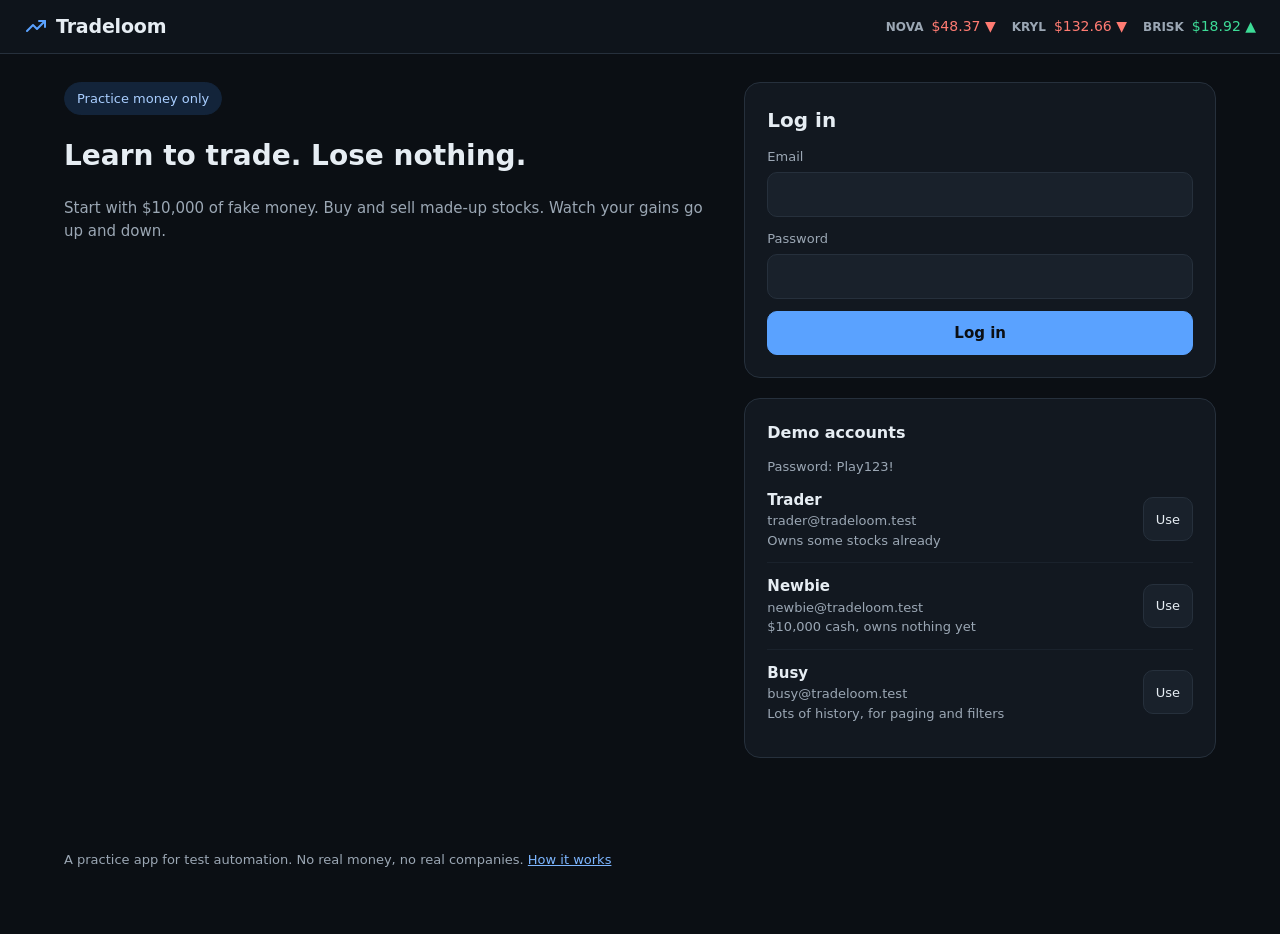
<file: index.html>
<!doctype html>
<html lang="en">
<head>
  <meta charset="utf-8">
  <meta name="viewport" content="width=device-width, initial-scale=1">
  <title>Log in &middot; Tradeloom</title>
  <link rel="icon" href="data:,">
  <link rel="stylesheet" href="/css/styles.css">
  <script src="/js/theme.js"></script>
</head>
<body>
  <main id="page"></main>
  <script type="module" src="/js/pages/login-page.js"></script>
</body>
</html>
</file>
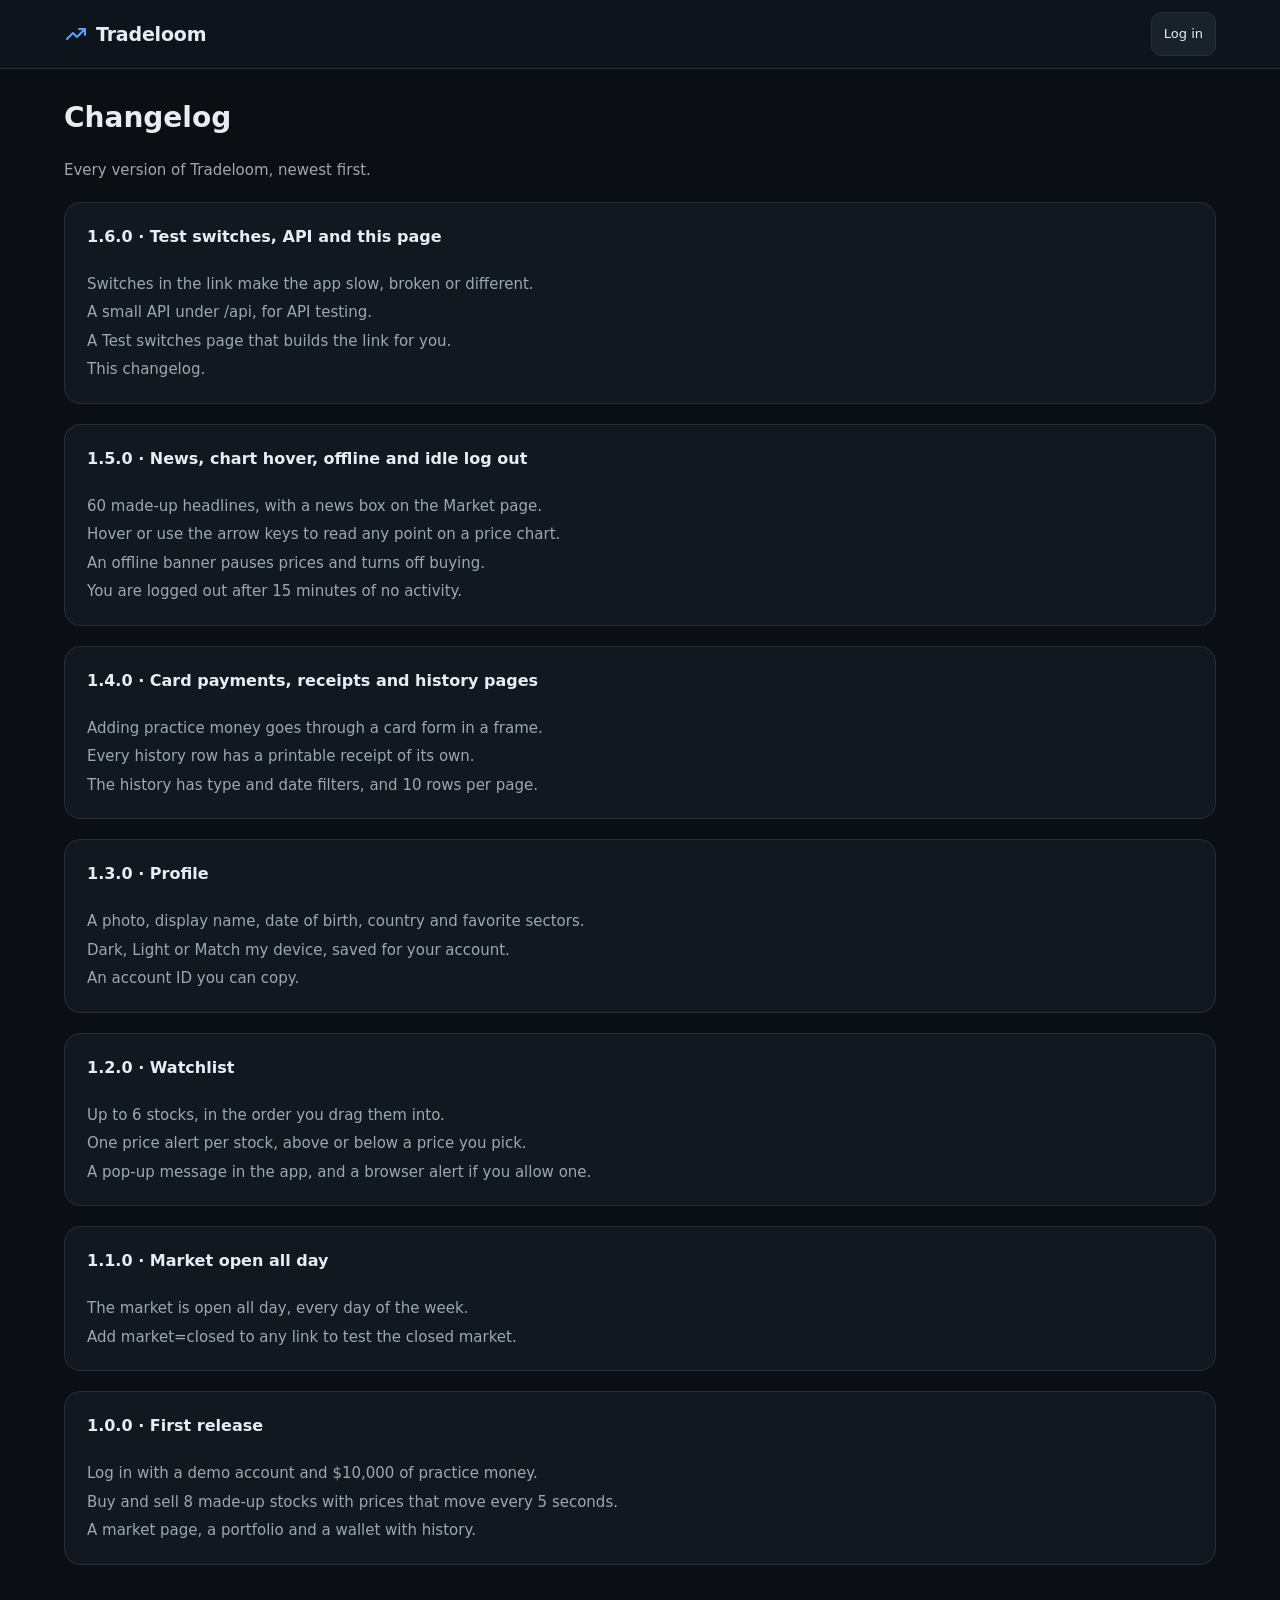
<file: changelog.html>
<!doctype html>
<html lang="en">
<head>
  <meta charset="utf-8">
  <meta name="viewport" content="width=device-width, initial-scale=1">
  <title>Changelog &middot; Tradeloom</title>
  <link rel="icon" href="data:,">
  <link rel="stylesheet" href="/css/styles.css">
  <script src="/js/theme.js"></script>
</head>
<body>
  <header id="top-menu"></header>
  <main id="page"></main>
  <script type="module" src="/js/pages/changelog-page.js"></script>
</body>
</html>
</file>
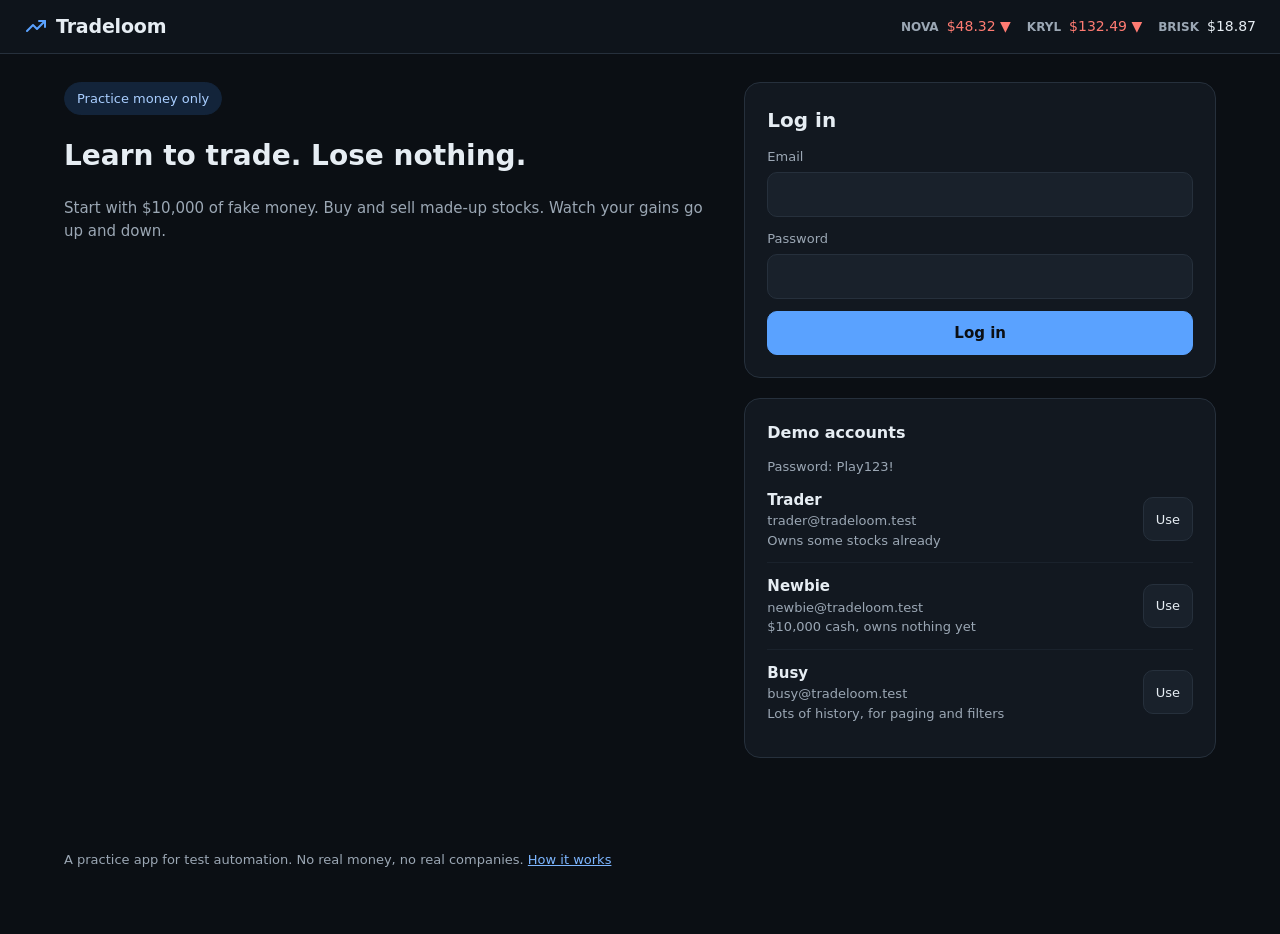
<file: market.html>
<!doctype html>
<html lang="en">
<head>
  <meta charset="utf-8">
  <meta name="viewport" content="width=device-width, initial-scale=1">
  <title>Market &middot; Tradeloom</title>
  <link rel="icon" href="data:,">
  <link rel="stylesheet" href="/css/styles.css">
  <script src="/js/theme.js"></script>
</head>
<body>
  <header id="top-menu"></header>
  <main id="page"></main>
  <script type="module" src="/js/pages/market-page.js"></script>
</body>
</html>
</file>
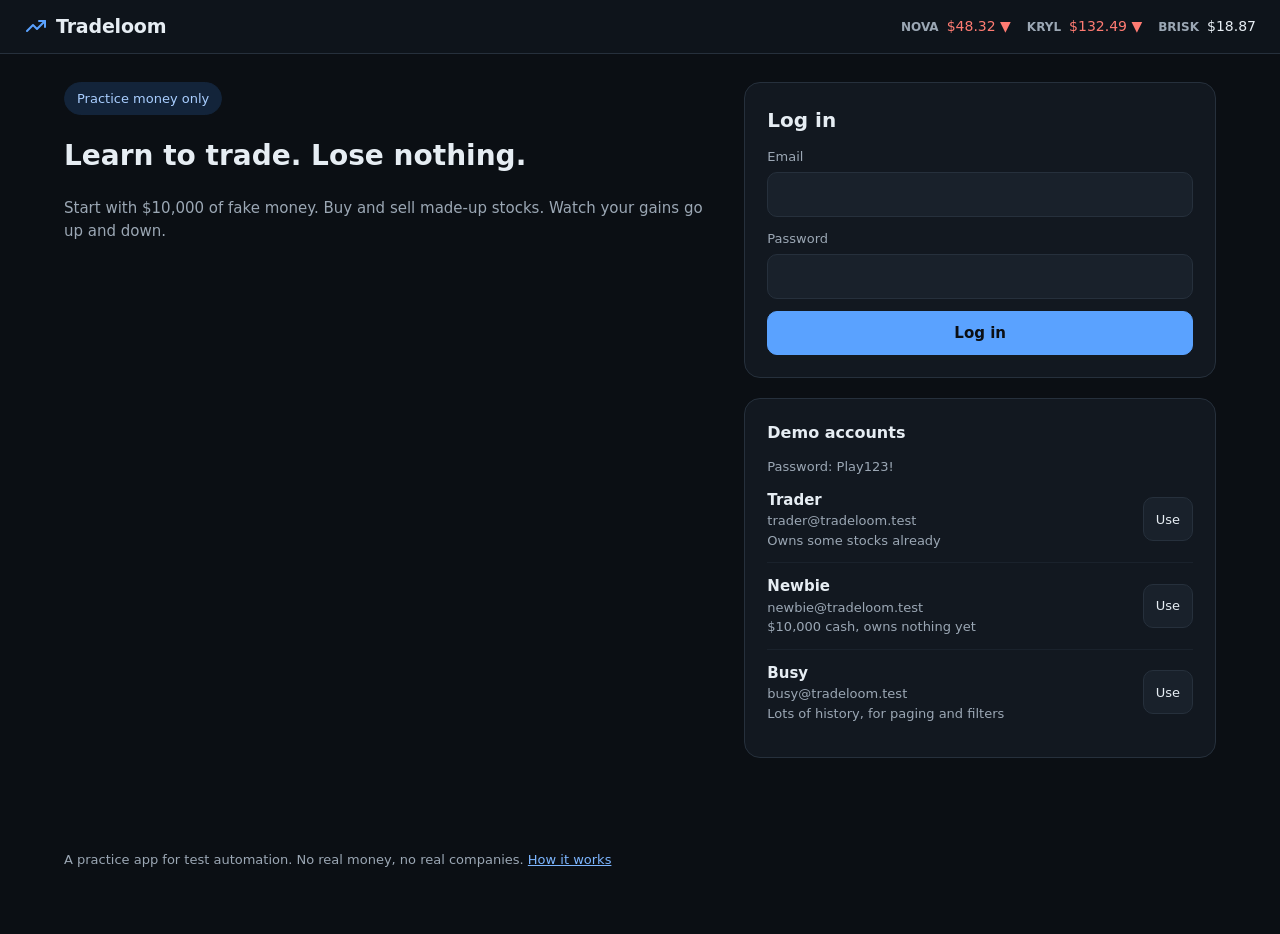
<file: news.html>
<!doctype html>
<html lang="en">
<head>
  <meta charset="utf-8">
  <meta name="viewport" content="width=device-width, initial-scale=1">
  <title>News &middot; Tradeloom</title>
  <link rel="icon" href="data:,">
  <link rel="stylesheet" href="/css/styles.css">
  <script src="/js/theme.js"></script>
</head>
<body>
  <header id="top-menu"></header>
  <main id="page"></main>
  <script type="module" src="/js/pages/news-page.js"></script>
</body>
</html>
</file>
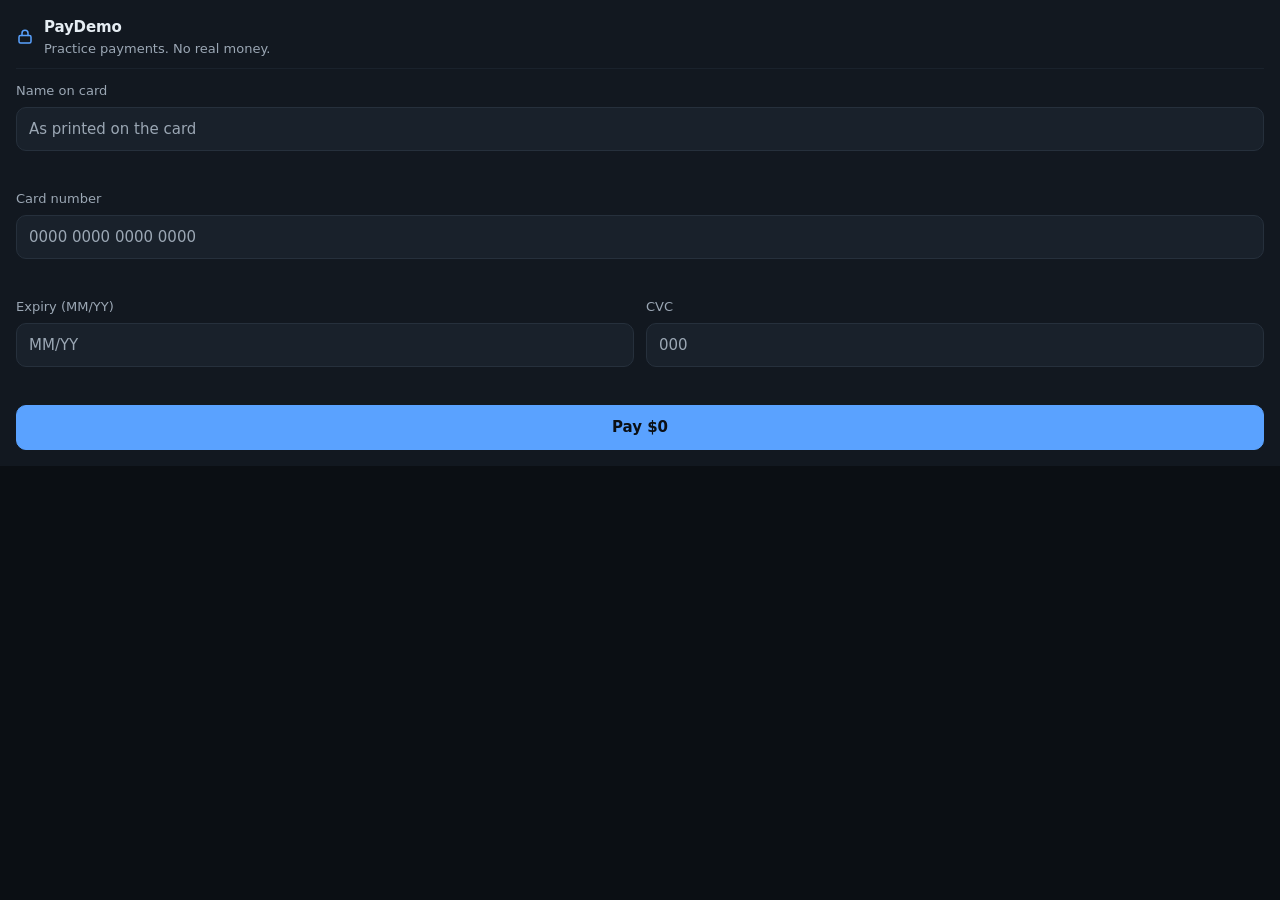
<file: payment-frame.html>
<!doctype html>
<html lang="en">
<head>
  <meta charset="utf-8">
  <meta name="viewport" content="width=device-width, initial-scale=1">
  <title>Card payment &middot; Tradeloom</title>
  <link rel="icon" href="data:,">
  <link rel="stylesheet" href="/css/styles.css">
  <script src="/js/theme.js"></script>
</head>
<body class="frame-body">
  <main id="page"></main>
  <script type="module" src="/js/pages/payment-frame-page.js"></script>
</body>
</html>
</file>
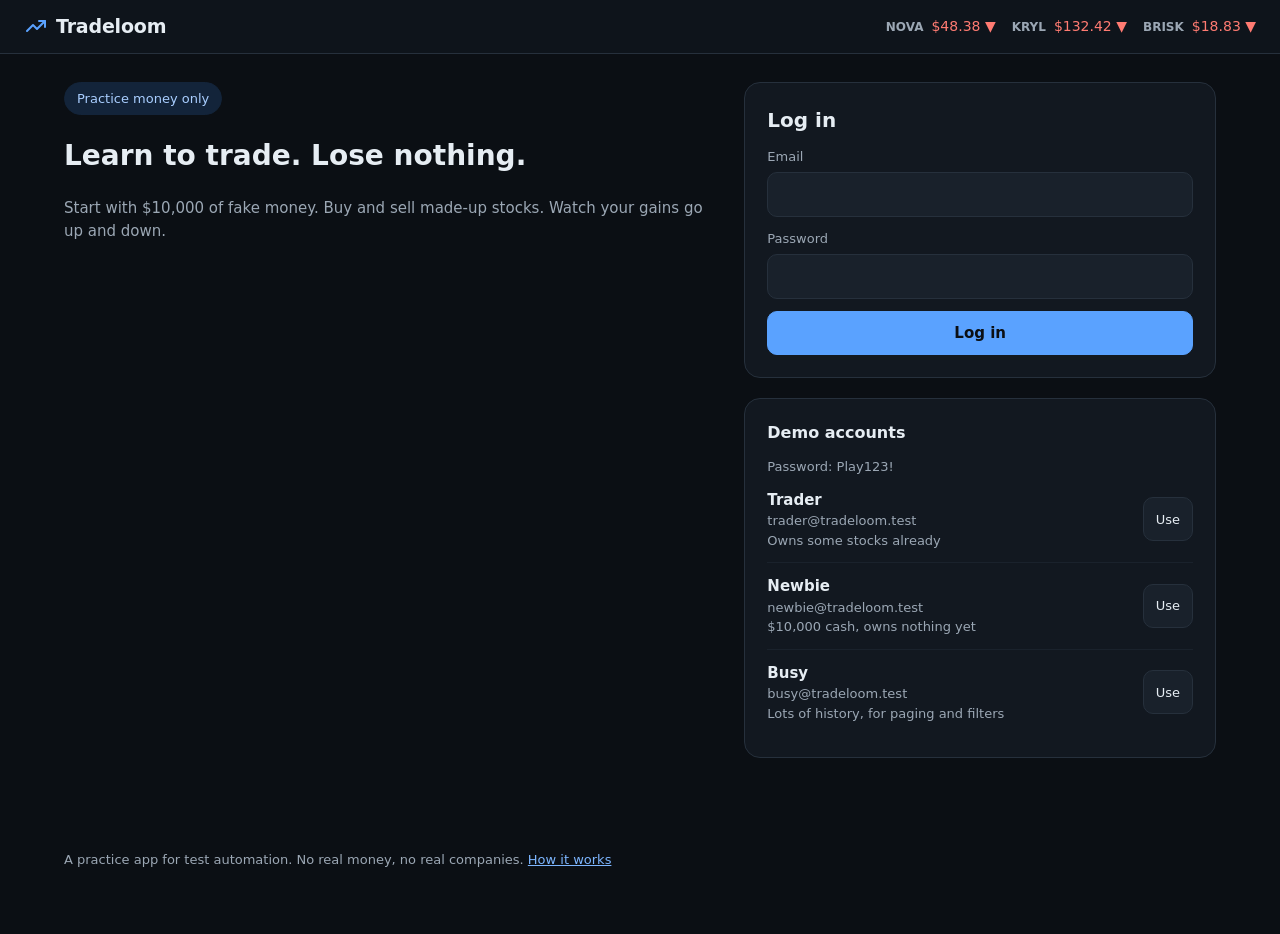
<file: portfolio.html>
<!doctype html>
<html lang="en">
<head>
  <meta charset="utf-8">
  <meta name="viewport" content="width=device-width, initial-scale=1">
  <title>My portfolio &middot; Tradeloom</title>
  <link rel="icon" href="data:,">
  <link rel="stylesheet" href="/css/styles.css">
  <script src="/js/theme.js"></script>
</head>
<body>
  <header id="top-menu"></header>
  <main id="page"></main>
  <script type="module" src="/js/pages/portfolio-page.js"></script>
</body>
</html>
</file>
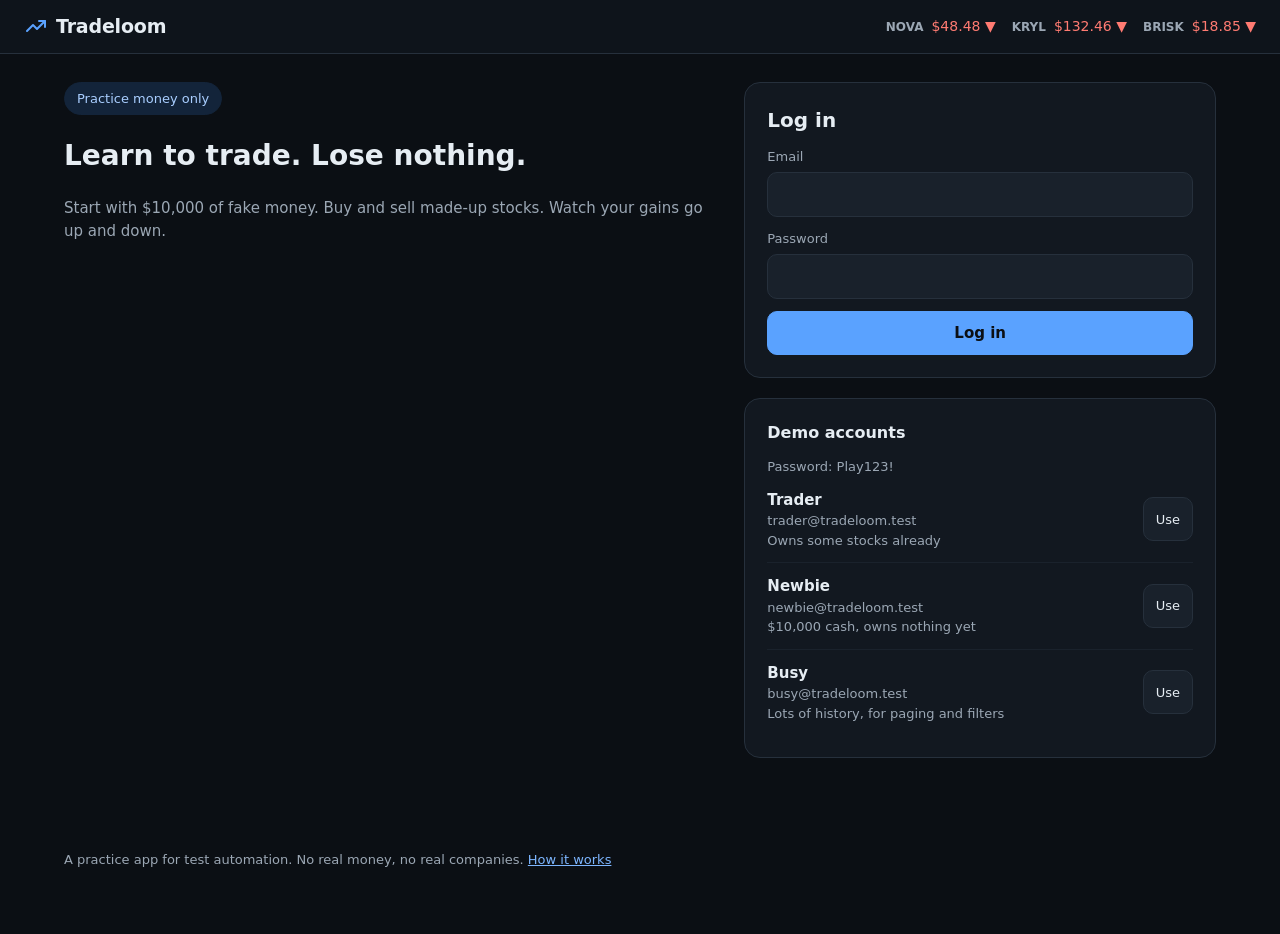
<file: profile.html>
<!doctype html>
<html lang="en">
<head>
  <meta charset="utf-8">
  <meta name="viewport" content="width=device-width, initial-scale=1">
  <title>Profile &middot; Tradeloom</title>
  <link rel="icon" href="data:,">
  <link rel="stylesheet" href="/css/styles.css">
  <script src="/js/theme.js"></script>
</head>
<body>
  <header id="top-menu"></header>
  <main id="page"></main>
  <script type="module" src="/js/pages/profile-page.js"></script>
</body>
</html>
</file>
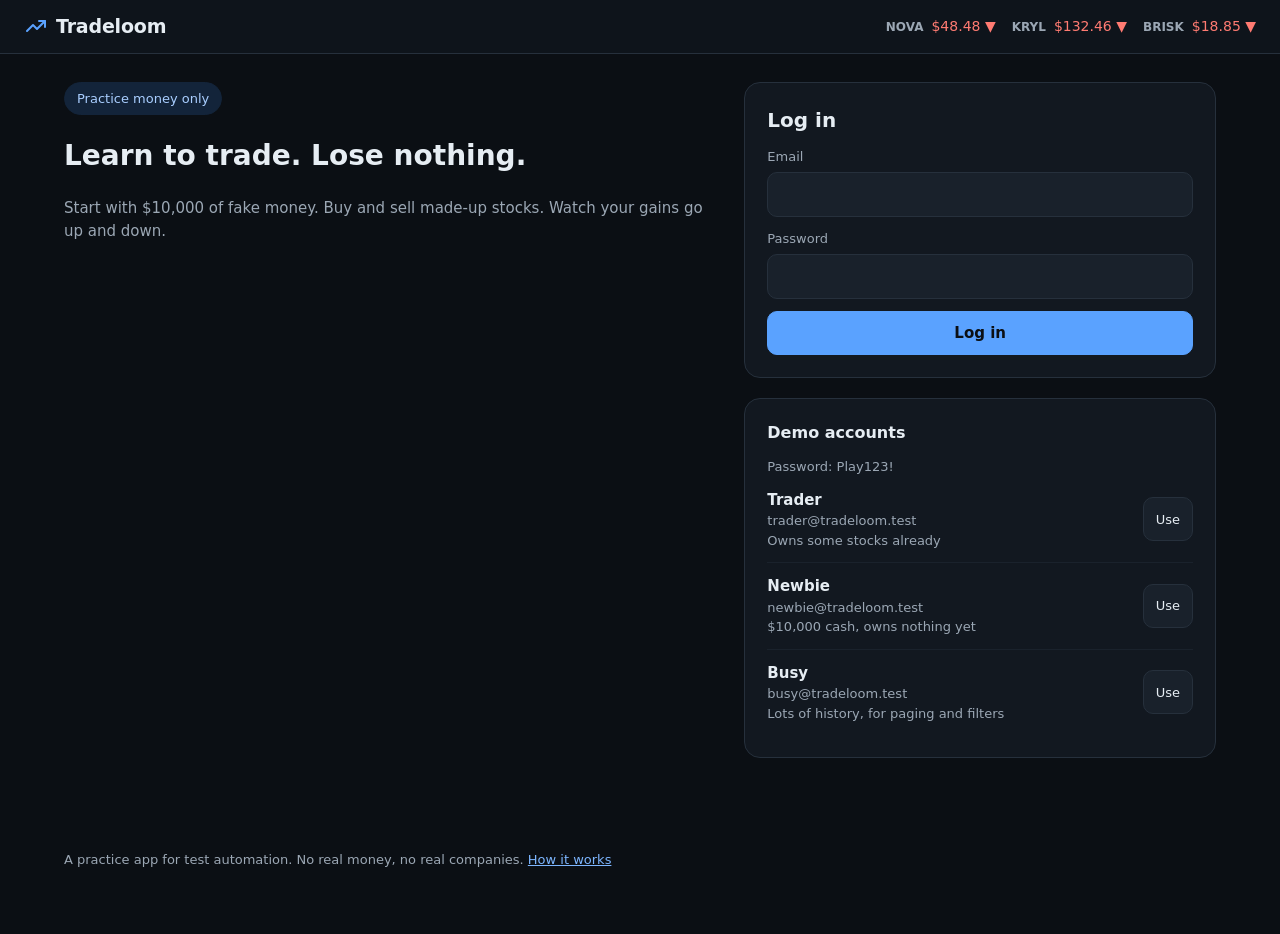
<file: receipt.html>
<!doctype html>
<html lang="en">
<head>
  <meta charset="utf-8">
  <meta name="viewport" content="width=device-width, initial-scale=1">
  <title>Receipt &middot; Tradeloom</title>
  <link rel="icon" href="data:,">
  <link rel="stylesheet" href="/css/styles.css">
  <script src="/js/theme.js"></script>
</head>
<body>
  <main id="page"></main>
  <script type="module" src="/js/pages/receipt-page.js"></script>
</body>
</html>
</file>
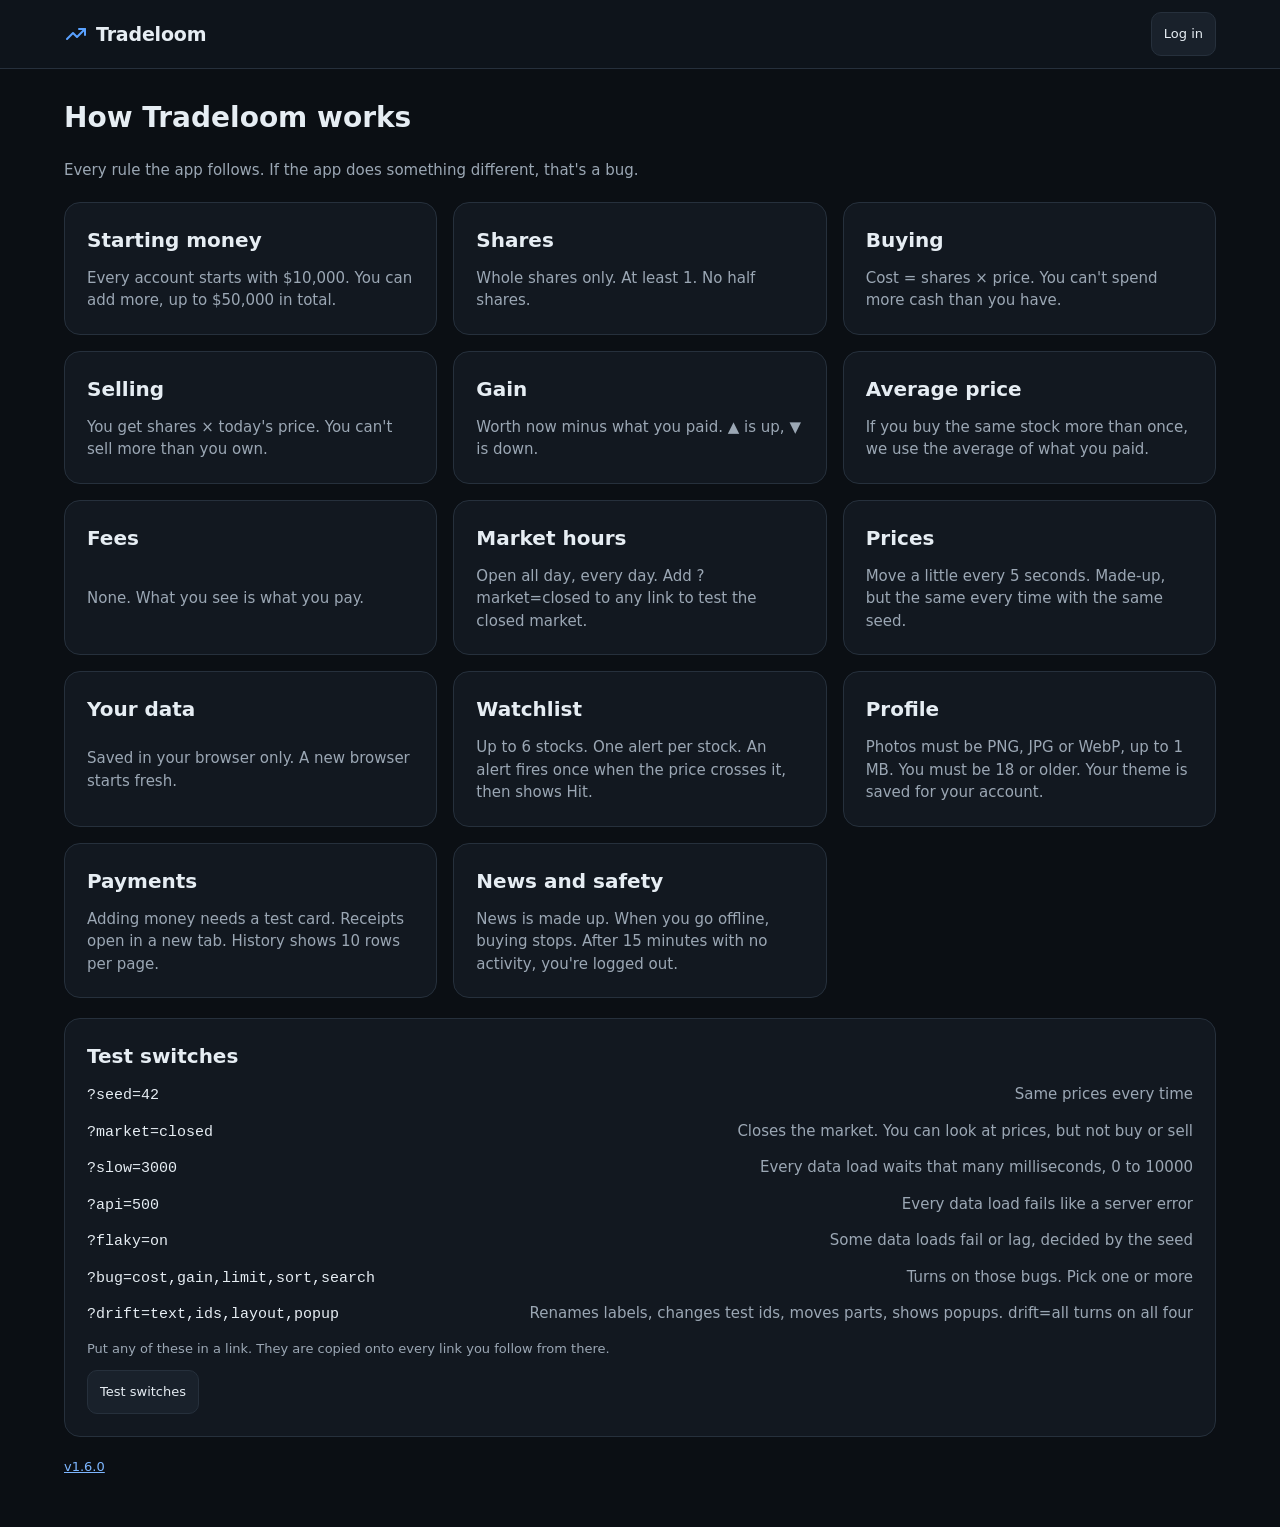
<file: rules.html>
<!doctype html>
<html lang="en">
<head>
  <meta charset="utf-8">
  <meta name="viewport" content="width=device-width, initial-scale=1">
  <title>How Tradeloom works &middot; Tradeloom</title>
  <link rel="icon" href="data:,">
  <link rel="stylesheet" href="/css/styles.css">
  <script src="/js/theme.js"></script>
</head>
<body>
  <header id="top-menu"></header>
  <main id="page"></main>
  <script type="module" src="/js/pages/rules-page.js"></script>
</body>
</html>
</file>
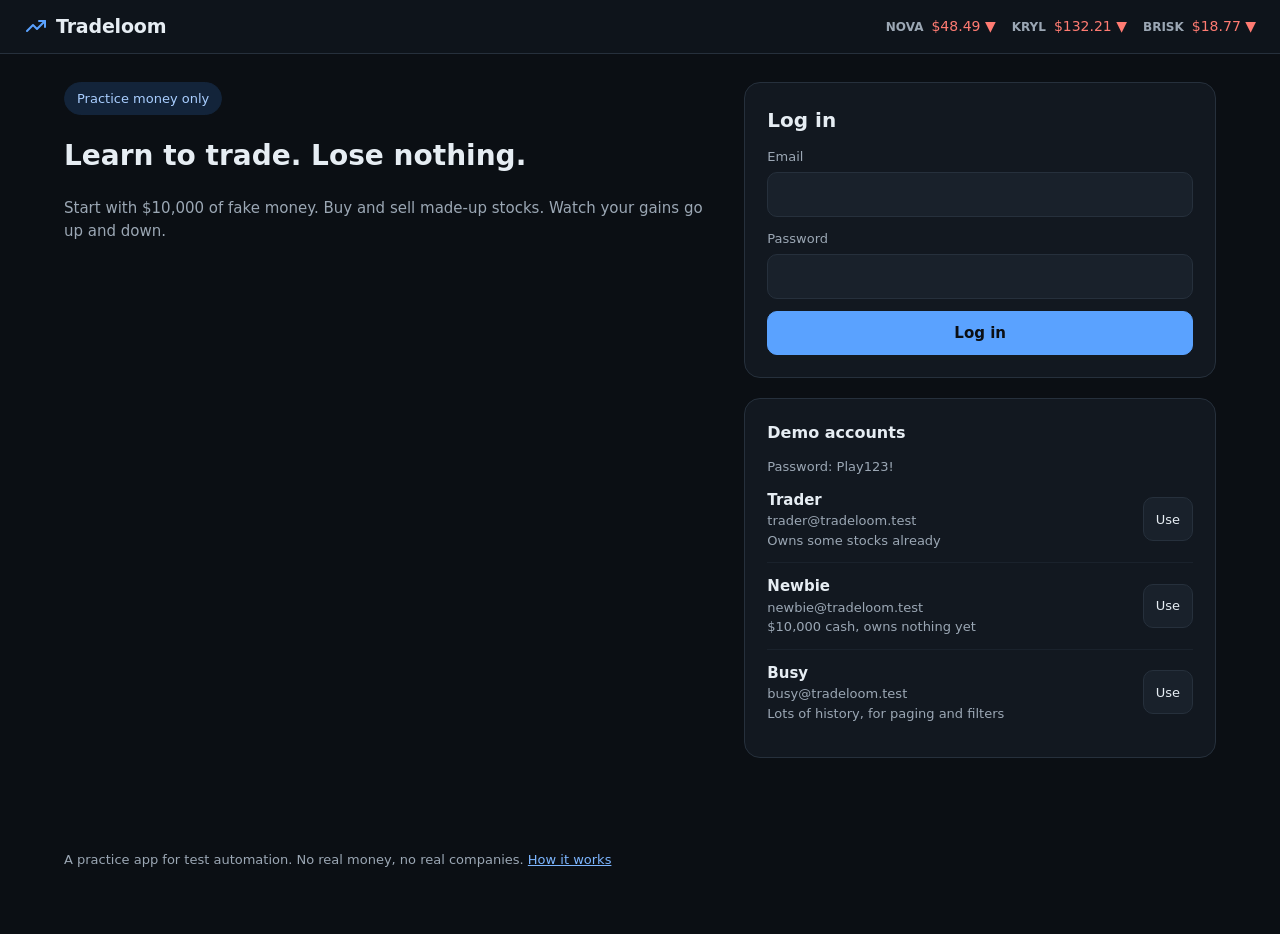
<file: stock.html>
<!doctype html>
<html lang="en">
<head>
  <meta charset="utf-8">
  <meta name="viewport" content="width=device-width, initial-scale=1">
  <title>Stock &middot; Tradeloom</title>
  <link rel="icon" href="data:,">
  <link rel="stylesheet" href="/css/styles.css">
  <script src="/js/theme.js"></script>
</head>
<body>
  <header id="top-menu"></header>
  <main id="page"></main>
  <script type="module" src="/js/pages/stock-page.js"></script>
</body>
</html>
</file>
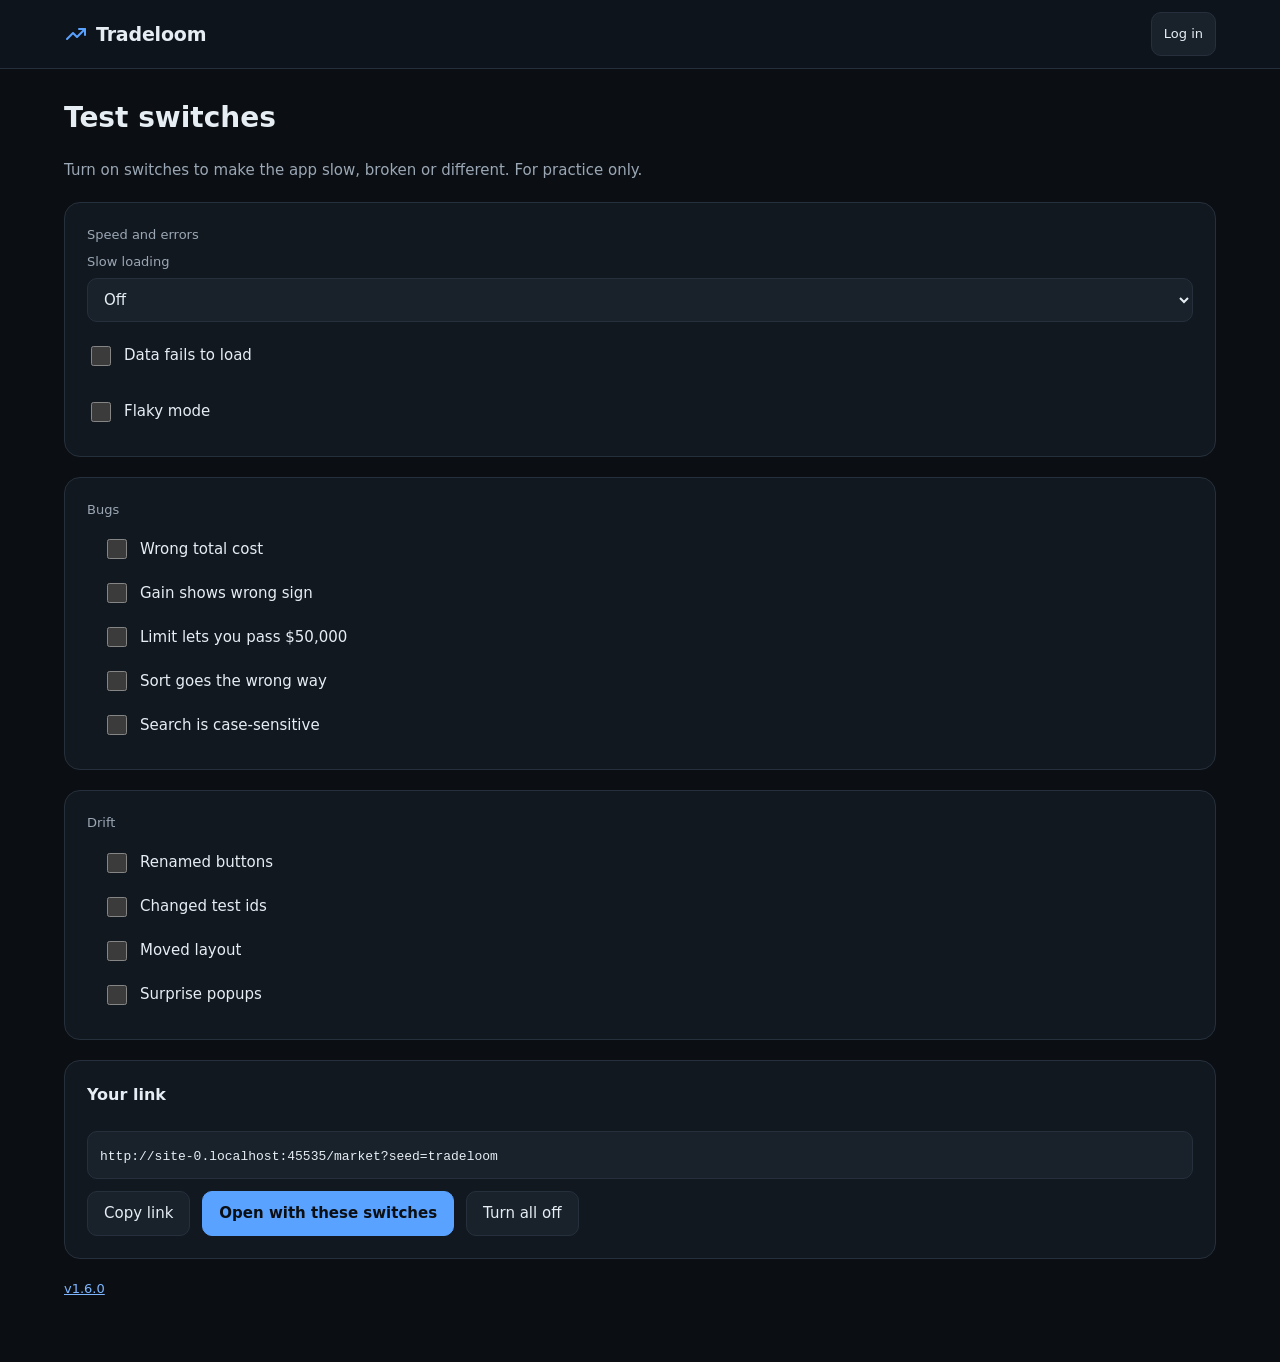
<file: switches.html>
<!doctype html>
<html lang="en">
<head>
  <meta charset="utf-8">
  <meta name="viewport" content="width=device-width, initial-scale=1">
  <title>Test switches &middot; Tradeloom</title>
  <link rel="icon" href="data:,">
  <link rel="stylesheet" href="/css/styles.css">
  <script src="/js/theme.js"></script>
</head>
<body>
  <header id="top-menu"></header>
  <main id="page"></main>
  <script type="module" src="/js/pages/switches-page.js"></script>
</body>
</html>
</file>
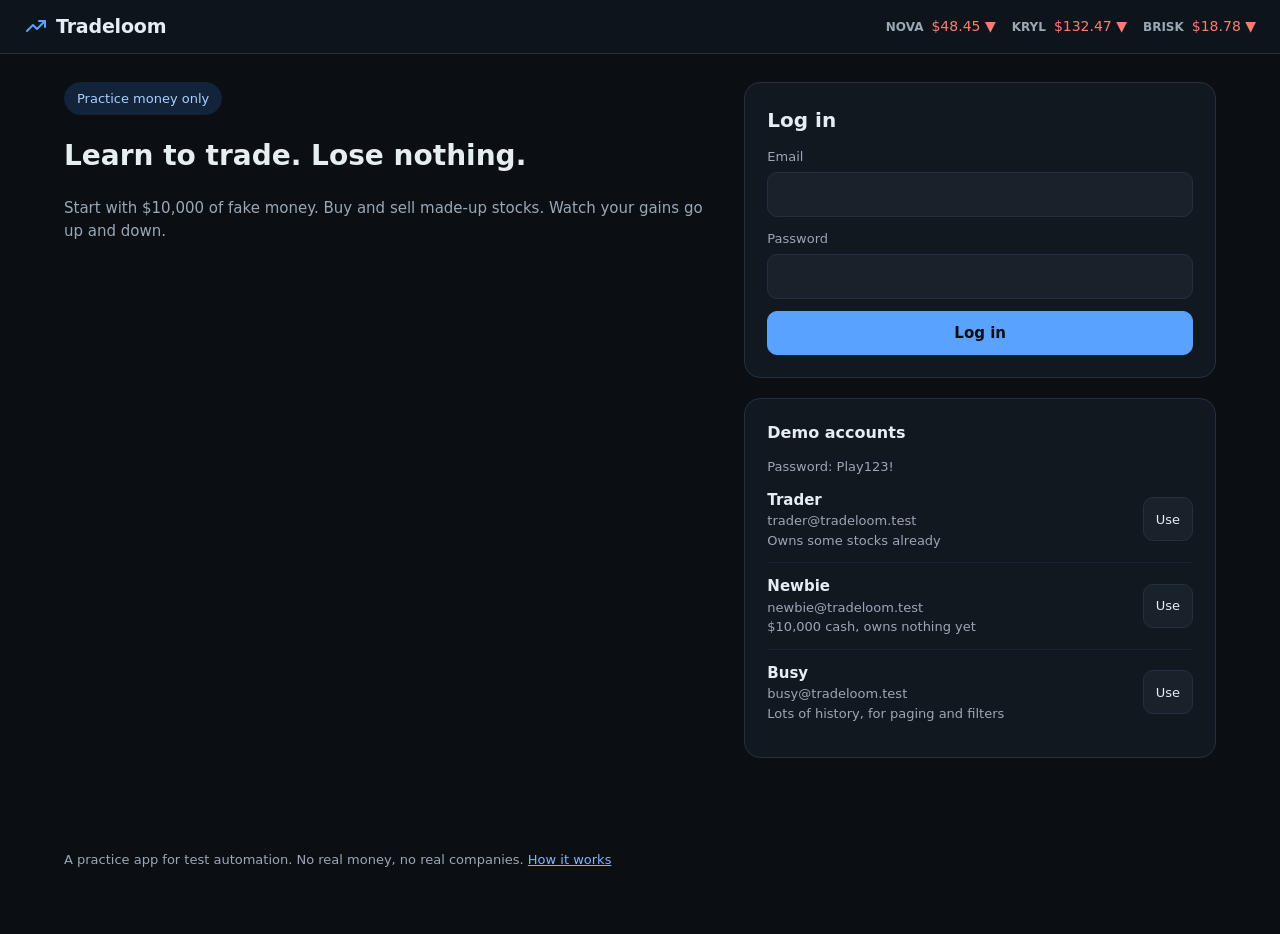
<file: wallet.html>
<!doctype html>
<html lang="en">
<head>
  <meta charset="utf-8">
  <meta name="viewport" content="width=device-width, initial-scale=1">
  <title>Wallet &middot; Tradeloom</title>
  <link rel="icon" href="data:,">
  <link rel="stylesheet" href="/css/styles.css">
  <script src="/js/theme.js"></script>
</head>
<body>
  <header id="top-menu"></header>
  <main id="page"></main>
  <script type="module" src="/js/pages/wallet-page.js"></script>
</body>
</html>
</file>
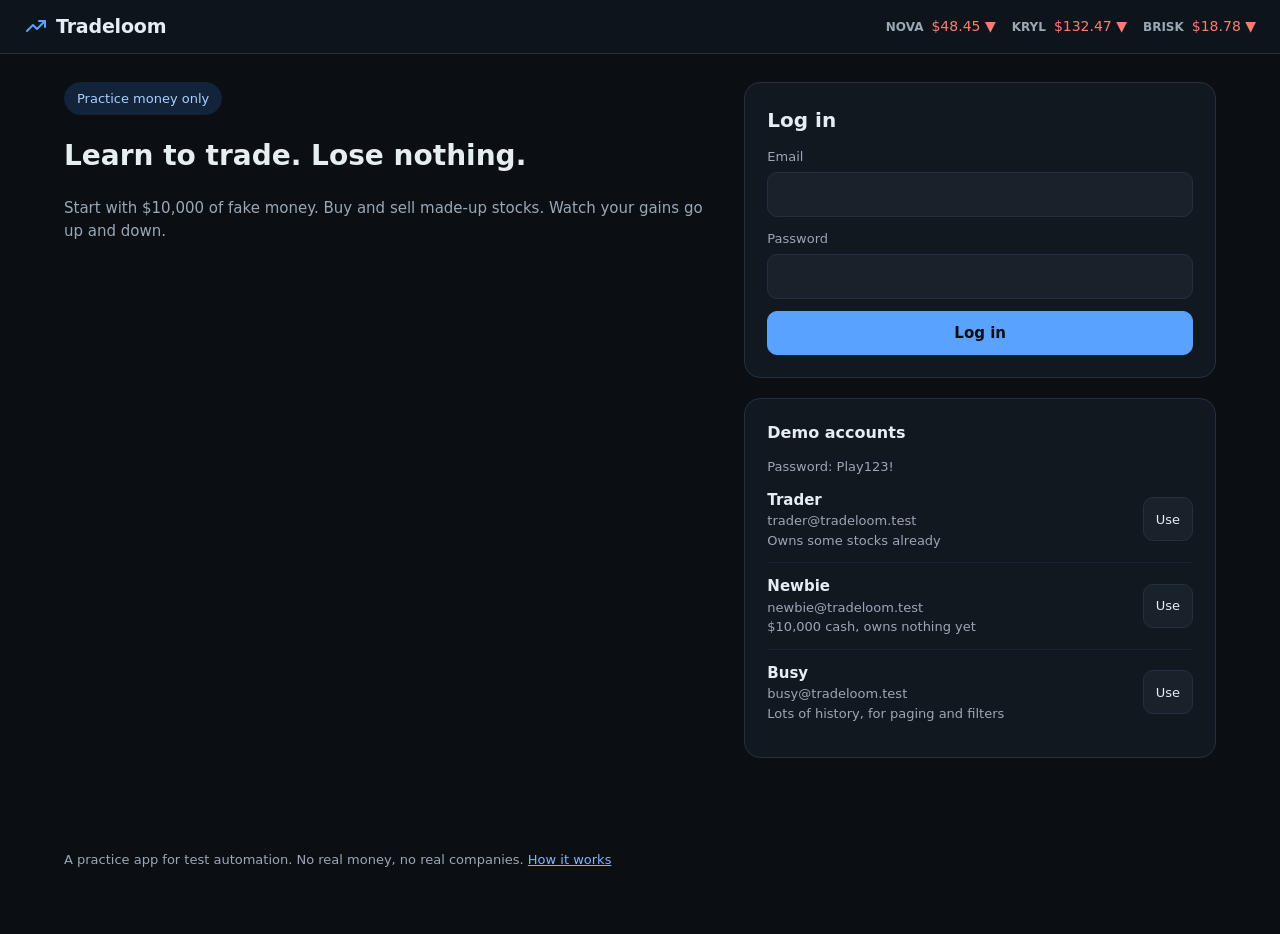
<file: watchlist.html>
<!doctype html>
<html lang="en">
<head>
  <meta charset="utf-8">
  <meta name="viewport" content="width=device-width, initial-scale=1">
  <title>Watchlist &middot; Tradeloom</title>
  <link rel="icon" href="data:,">
  <link rel="stylesheet" href="/css/styles.css">
  <script src="/js/theme.js"></script>
</head>
<body>
  <header id="top-menu"></header>
  <main id="page"></main>
  <script type="module" src="/js/pages/watchlist-page.js"></script>
</body>
</html>
</file>
<file: css/styles.css>
/* Tradeloom. Dark is the default. The light theme is further down.
   Every color on every page comes from these variables, so both themes work
   everywhere. The only exception is the stock badge colors, which come from
   data/stocks.json. */

:root {
  --bg: #0B0F14;
  --menu-bg: #0E141B;
  --surface: #121820;
  --surface-raised: #19212B;
  --border: #26303C;
  --border-soft: #1A222C;
  --text: #E6EDF3;
  --text-muted: #9BA7B4;
  --accent: #5AA2FF;
  --accent-soft: #13243A;
  --accent-text: #A9CEFF;
  --link: #7DB6FF;
  --up: #3DDC97;
  --up-soft: #0F2A20;
  --down: #FF7B72;
  --down-text: #FF9B94;
  --down-soft: #2E1717;
  --warn: #F5C451;
  --warn-soft: #2A2410;
  --sell: #FF9F6B;
  --on-sell: #0B0F14;
  --sell-text: #FFB38A;
  --on-accent: #0B0F14;
  --backdrop: rgba(11, 15, 20, 0.7);
  color-scheme: dark;
}

:root[data-theme="light"] {
  --bg: #F6F8FA;
  --menu-bg: #FFFFFF;
  --surface: #FFFFFF;
  --surface-raised: #EEF1F5;
  --border: #D0D7DE;
  --border-soft: #E6EAEF;
  --text: #1F2328;
  --text-muted: #59636E;
  --accent: #0969DA;
  --on-accent: #FFFFFF;
  --accent-soft: #DDF4FF;
  --accent-text: #0550AE;
  --link: #0969DA;
  --up: #1A7F37;
  --up-soft: #DAFBE1;
  --down: #CF222E;
  --down-text: #A40E26;
  --down-soft: #FFEBE9;
  --warn: #7D4E00;
  --warn-soft: #FFF8C5;
  --sell: #BC4C00;
  --on-sell: #FFFFFF;
  --sell-text: #BC4C00;
  --backdrop: rgba(31, 35, 40, 0.4);
  color-scheme: light;
}

* { box-sizing: border-box; }

/* A display rule on a class must never beat the hidden attribute. */
[hidden] { display: none !important; }

html, body {
  margin: 0;
  padding: 0;
  background: var(--bg);
  color: var(--text);
}

body {
  font-family: system-ui, -apple-system, "Segoe UI", Roboto, sans-serif;
  font-size: 15px;
  line-height: 1.5;
  overflow-x: hidden;
}

h1, h2, h3 { margin: 0; font-weight: 600; }
h1 { font-size: 28px; }
h2 { font-size: 20px; }
h3 { font-size: 16px; }
p { margin: 0; }

/* Links are underlined in both themes, so a link sitting inside a sentence is
   never told apart from the words around it by colour alone (WCAG 1.4.1 Use of
   Color, axe link-in-text-block). Links that are drawn as buttons, menu items
   or the profile circle are shapes rather than words in a sentence, so each of
   those turns the underline off where it is styled. */
a { color: var(--link); text-decoration: underline; }
a:hover { text-decoration: underline; }

.num,
[data-cents],
table td,
table th { font-variant-numeric: tabular-nums; }

:focus-visible {
  outline: 2px solid var(--accent);
  outline-offset: 2px;
  border-radius: 6px;
}

/* ---------- layout ---------- */

.wrap {
  max-width: 1200px;
  margin: 0 auto;
  padding: 28px 24px 64px;
}

.stack { display: grid; gap: 20px; }
.stack-sm { display: grid; gap: 12px; }
.row { display: flex; gap: 12px; align-items: center; flex-wrap: wrap; }
.row-between { display: flex; gap: 16px; align-items: center; justify-content: space-between; flex-wrap: wrap; }

.grid-3 { display: grid; gap: 16px; grid-template-columns: repeat(3, 1fr); }
.grid-4 { display: grid; gap: 16px; grid-template-columns: repeat(4, 1fr); }
.grid-2-1 { display: grid; gap: 20px; grid-template-columns: 1.4fr 1fr; align-items: start; }

/* ---------- surfaces ---------- */

.card {
  background: var(--surface);
  border: 1px solid var(--border);
  border-radius: 16px;
  padding: 22px;
}

.card-title { font-size: 16px; font-weight: 600; margin-bottom: 12px; }

.muted { color: var(--text-muted); }
.small { font-size: 13px; }
.label { color: var(--text-muted); font-size: 13px; }

.stat-label { color: var(--text-muted); font-size: 13px; margin-bottom: 6px; }
.stat-value { font-size: 30px; font-weight: 600; }
.stat-note { color: var(--text-muted); font-size: 13px; margin-top: 6px; }

.big-price { font-size: 44px; font-weight: 600; }

.up { color: var(--up); }
.down { color: var(--down); }
.sell-text { color: var(--sell-text); }

/* ---------- logo ---------- */

.logo { display: inline-flex; align-items: center; gap: 8px; color: var(--text); text-decoration: none; }
.logo:hover { text-decoration: none; }
.logo svg { display: block; }
.logo-word { font-size: 19px; font-weight: 700; letter-spacing: -0.01em; }

/* ---------- top menu ---------- */

.top-menu {
  background: var(--menu-bg);
  border-bottom: 1px solid var(--border);
}

.top-menu-inner {
  max-width: 1200px;
  margin: 0 auto;
  padding: 12px 24px;
  display: flex;
  align-items: center;
  justify-content: space-between;
  gap: 16px;
  flex-wrap: wrap;
}

.menu-left, .menu-right { display: flex; align-items: center; gap: 10px; flex-wrap: wrap; }

.menu-link {
  color: var(--text-muted);
  padding: 8px 12px;
  border-radius: 999px;
  font-size: 14px;
  text-decoration: none;
}
.menu-link:hover { color: var(--text); text-decoration: none; }
.menu-link[aria-current="page"] { background: var(--accent-soft); color: var(--accent-text); }

.pill {
  display: inline-flex;
  align-items: center;
  gap: 6px;
  border-radius: 999px;
  padding: 6px 12px;
  font-size: 13px;
  border: 1px solid var(--border);
}
.pill-open { background: var(--up-soft); color: var(--up); border-color: var(--up-soft); }
.pill-closed { background: var(--warn-soft); color: var(--warn); border-color: var(--warn-soft); }
.pill-accent { background: var(--accent-soft); color: var(--accent-text); border-color: var(--accent-soft); }

.menu-cash {
  display: inline-flex;
  align-items: baseline;
  gap: 8px;
  background: var(--surface-raised);
  border: 1px solid var(--border);
  border-radius: 999px;
  padding: 6px 14px;
  color: var(--text);
  font-size: 14px;
  text-decoration: none;
}
.menu-cash:hover { text-decoration: none; border-color: var(--accent); }
.menu-cash .label { font-size: 12px; }

.initials {
  width: 34px;
  height: 34px;
  border-radius: 999px;
  overflow: hidden;
  border: 1px solid transparent;
  background: var(--accent-soft);
  color: var(--accent-text);
  display: inline-flex;
  align-items: center;
  justify-content: center;
  font-size: 13px;
  font-weight: 600;
}

/* ---------- buttons and inputs ---------- */

.btn {
  display: inline-flex;
  align-items: center;
  justify-content: center;
  gap: 8px;
  min-height: 44px;
  padding: 10px 16px;
  border-radius: 10px;
  border: 1px solid var(--border);
  background: var(--surface-raised);
  color: var(--text);
  font: inherit;
  font-weight: 500;
  cursor: pointer;
  text-decoration: none;
}
.btn:hover { border-color: var(--accent); text-decoration: none; }

.btn-accent { background: var(--accent); color: var(--on-accent); border-color: var(--accent); font-weight: 600; }
.btn-sell { background: var(--sell); color: var(--on-sell); border-color: var(--sell); font-weight: 600; }
.btn-quiet { background: transparent; }
.btn-link { background: transparent; border-color: transparent; color: var(--link); padding: 6px 10px; }
.btn-small { padding: 6px 12px; font-size: 13px; }
.btn-block { width: 100%; }

.btn-step {
  width: 44px;
  min-height: 44px;
  padding: 0;
  font-size: 18px;
}

input[type="text"],
input[type="email"],
input[type="password"],
input[type="search"],
input[type="date"],
select {
  width: 100%;
  min-height: 44px;
  padding: 10px 12px;
  border-radius: 10px;
  border: 1px solid var(--border);
  background: var(--surface-raised);
  color: var(--text);
  font: inherit;
}
input::placeholder { color: var(--text-muted); }
input:hover, select:hover { border-color: var(--accent); }
input[type="date"]::-webkit-calendar-picker-indicator { cursor: pointer; }

.field { display: grid; gap: 6px; }
.field label { font-size: 13px; color: var(--text-muted); }

/* chip style filters and radios */

.chip {
  border-radius: 999px;
  min-height: 44px;
  padding: 8px 16px;
  border: 1px solid var(--border);
  background: var(--surface-raised);
  color: var(--text-muted);
  font: inherit;
  font-size: 14px;
  cursor: pointer;
}
.chip[aria-pressed="true"],
.chip[aria-selected="true"] { background: var(--accent-soft); color: var(--accent-text); border-color: var(--accent-soft); }

.radio-row { display: flex; gap: 10px; flex-wrap: wrap; }
.radio-button { position: relative; }
.radio-button input {
  position: absolute;
  inset: 0;
  opacity: 0;
  width: 100%;
  height: 100%;
  margin: 0;
  cursor: pointer;
}
.radio-button span {
  display: inline-flex;
  align-items: center;
  justify-content: center;
  min-height: 44px;
  padding: 10px 20px;
  border-radius: 999px;
  border: 1px solid var(--border);
  background: var(--surface-raised);
  color: var(--text-muted);
}
.radio-button input:checked + span { background: var(--accent-soft); color: var(--accent-text); border-color: var(--accent-soft); }
.radio-button input:focus-visible + span { outline: 2px solid var(--accent); outline-offset: 2px; }

/* ---------- boxes ---------- */

.box { border-radius: 12px; padding: 14px 16px; border: 1px solid transparent; }
.box-warn { background: var(--warn-soft); color: var(--warn); }
.box-ok { background: var(--up-soft); color: var(--up); }
.box-error { background: var(--down-soft); color: var(--down-text); }
.error-text { color: var(--down-text); }
.error-text:empty, .ok-text:empty { display: none; }

/* ---------- tables ---------- */

.table-scroll { overflow-x: auto; }

table { width: 100%; border-collapse: collapse; min-width: 640px; }
thead th {
  text-align: left;
  font-size: 12px;
  font-weight: 600;
  text-transform: uppercase;
  letter-spacing: 0.04em;
  color: var(--text-muted);
  padding: 10px 12px;
  border-bottom: 1px solid var(--border);
  white-space: nowrap;
}
tbody td { padding: 12px; border-bottom: 1px solid var(--border-soft); vertical-align: middle; }
tbody tr:last-child td { border-bottom: none; }
th.right, td.right { text-align: right; }

.badge {
  width: 36px;
  height: 36px;
  border-radius: 10px;
  display: inline-flex;
  align-items: center;
  justify-content: center;
  font-size: 13px;
  font-weight: 700;
}

.gain-money, .gain-percent { display: block; }
.gain-percent { color: var(--text-muted); }

.stock-cell { display: flex; align-items: center; gap: 12px; }
.stock-symbol { font-weight: 600; }
.stock-name { color: var(--text-muted); font-size: 13px; }

.skeleton-bar {
  height: 14px;
  border-radius: 999px;
  background: var(--surface-raised);
  display: block;
}

/* ---------- charts ---------- */

.chart-box { width: 100%; }
.chart-box svg { width: 100%; height: auto; display: block; }
.mini-chart { width: 110px; height: 32px; display: block; }

/* ---------- allocation bar ---------- */

.alloc-bar {
  display: flex;
  width: 100%;
  height: 20px;
  border-radius: 999px;
  overflow: hidden;
  background: var(--surface-raised);
}
.alloc-part { height: 100%; }
.alloc-legend { display: grid; gap: 8px; margin-top: 14px; }
.alloc-item { display: flex; align-items: center; gap: 10px; font-size: 14px; }
.alloc-dot { width: 12px; height: 12px; border-radius: 4px; flex: none; }

/* ---------- tabs ---------- */

.tabs { display: flex; gap: 8px; }

/* ---------- dialog ---------- */

dialog {
  background: var(--surface);
  color: var(--text);
  border: 1px solid var(--border);
  border-radius: 16px;
  padding: 22px;
  width: min(420px, calc(100vw - 32px));
}
dialog::backdrop { background: var(--backdrop); }
.dialog-rows { display: grid; gap: 10px; margin: 16px 0 20px; }
.dialog-row { display: flex; justify-content: space-between; gap: 16px; }
.dialog-actions { display: flex; gap: 10px; justify-content: flex-end; }

/* ---------- login page ---------- */

.login-bar {
  border-bottom: 1px solid var(--border);
  background: var(--menu-bg);
  padding: 12px 24px;
  display: flex;
  align-items: center;
  justify-content: space-between;
  gap: 16px;
  flex-wrap: wrap;
}
.ticker { display: flex; gap: 16px; flex-wrap: wrap; }
.ticker-item { display: flex; gap: 8px; align-items: baseline; font-size: 14px; }
.ticker-symbol { color: var(--text-muted); font-size: 12px; font-weight: 600; }

.demo-row {
  display: flex;
  justify-content: space-between;
  align-items: center;
  gap: 12px;
  padding: 12px 0;
  border-bottom: 1px solid var(--border-soft);
  flex-wrap: wrap;
}
.demo-row:last-child { border-bottom: none; }

/* ---------- watchlist ---------- */

.watch-list { display: grid; gap: 10px; }

.watch-row {
  display: grid;
  grid-template-columns: auto auto 1fr auto auto auto auto auto;
  align-items: center;
  gap: 14px;
  padding: 12px;
  border: 1px solid var(--border);
  border-radius: 12px;
  background: var(--surface-raised);
}
.watch-row.dragging { opacity: 0.5; }
.watch-row.drop-above { border-top: 3px solid var(--accent); }
.watch-row.drop-below { border-bottom: 3px solid var(--accent); }

.drag-handle {
  min-height: 44px;
  width: 36px;
  border: 1px solid var(--border);
  border-radius: 10px;
  background: var(--surface);
  color: var(--text-muted);
  font: inherit;
  cursor: grab;
}
.drag-handle:hover { color: var(--text); border-color: var(--accent); }

.watch-name { min-width: 0; }
.watch-figure { display: grid; gap: 2px; text-align: right; font-variant-numeric: tabular-nums; }
.watch-figure .label { font-size: 12px; }

.star-button {
  min-height: 44px;
  width: 44px;
  border: 1px solid transparent;
  border-radius: 10px;
  background: transparent;
  font-size: 20px;
  line-height: 1;
  cursor: pointer;
}
.star-button:hover { border-color: var(--accent); }
.star-on { color: var(--accent); }
.star-off { color: var(--text-muted); }

.add-row { align-items: flex-end; }

kbd {
  display: inline-block;
  min-width: 22px;
  padding: 2px 6px;
  border: 1px solid var(--border);
  border-bottom-width: 2px;
  border-radius: 6px;
  background: var(--surface-raised);
  color: var(--text);
  font-family: inherit;
  font-size: 12px;
  text-align: center;
}

.alert-fieldset { border: none; margin: 0; padding: 0; }
.alert-fieldset legend { padding: 0 0 8px; font-size: 13px; color: var(--text-muted); }

.check-row { display: flex; align-items: center; gap: 10px; min-height: 44px; cursor: pointer; }
.check-row input { width: 20px; height: 20px; accent-color: var(--accent); }

input[type="range"] {
  width: 100%;
  min-height: 44px;
  accent-color: var(--accent);
  background: transparent;
}

/* ---------- profile ---------- */

.profile-grid {
  display: grid;
  gap: 20px;
  grid-template-columns: 1fr 1.3fr;
  align-items: start;
}

.photo-preview {
  width: 96px;
  height: 96px;
  border-radius: 999px;
  overflow: hidden;
  background: var(--accent-soft);
  color: var(--accent-text);
  border: 1px solid var(--border);
  display: flex;
  align-items: center;
  justify-content: center;
}
.avatar-big { width: 96px; height: 96px; object-fit: cover; display: block; }
.avatar-initials { font-size: 30px; font-weight: 600; }
.avatar-photo { width: 100%; height: 100%; object-fit: cover; display: block; }

a.initials { text-decoration: none; }
a.initials:hover { text-decoration: none; border-color: var(--accent); }
a.initials[aria-current="page"] { outline: 2px solid var(--accent); outline-offset: 1px; }

.drop-zone {
  display: grid;
  gap: 10px;
  padding: 16px;
  border: 2px dashed var(--border);
  border-radius: 12px;
  background: var(--surface-raised);
}
.drop-zone-over { border-color: var(--accent); border-style: dashed; }

input[type="file"] {
  width: 100%;
  min-height: 44px;
  padding: 9px 12px;
  border-radius: 10px;
  border: 1px solid var(--border);
  background: var(--surface);
  color: var(--text);
  font: inherit;
}
input[type="file"]:hover { border-color: var(--accent); }
input[type="file"]::file-selector-button {
  min-height: 30px;
  margin-right: 10px;
  padding: 4px 12px;
  border-radius: 8px;
  border: 1px solid var(--border);
  background: var(--surface-raised);
  color: var(--text);
  font: inherit;
  cursor: pointer;
}

.account-id {
  font-family: ui-monospace, SFMono-Regular, Menlo, Consolas, monospace;
  font-size: 16px;
  letter-spacing: 0.04em;
  padding: 12px 14px;
  border: 1px solid var(--border);
  border-radius: 10px;
  background: var(--surface-raised);
  word-break: break-all;
}

select[multiple] {
  min-height: 0;
  height: auto;
  padding: 6px;
}
select[multiple] option { padding: 6px 8px; border-radius: 6px; }

/* The error line under a field always keeps its space, so showing an error
   when someone leaves the field never moves the buttons below it. */
.field-error {
  min-height: 20px;
  color: var(--down-text);
  font-size: 13px;
}

.plain-fieldset { border: none; margin: 0; padding: 0; }
.plain-fieldset legend { padding: 0 0 8px; font-size: 13px; color: var(--text-muted); }
.check-group { display: grid; padding-left: 16px; }

/* ---------- pop-up messages ---------- */

.toast-area {
  position: fixed;
  right: 20px;
  bottom: 20px;
  z-index: 50;
  display: grid;
  gap: 10px;
  width: min(360px, calc(100vw - 40px));
}

.toast {
  display: flex;
  align-items: flex-start;
  justify-content: space-between;
  gap: 12px;
  padding: 14px 16px;
  border: 1px solid var(--border);
  border-left: 3px solid var(--accent);
  border-radius: 12px;
  background: var(--surface);
  color: var(--text);
}
.toast-title { font-weight: 600; }
.toast-detail { color: var(--text-muted); font-size: 13px; font-variant-numeric: tabular-nums; }
.toast-close {
  min-height: 44px;
  width: 44px;
  flex: none;
  border: 1px solid transparent;
  border-radius: 8px;
  background: transparent;
  color: var(--text-muted);
  font: inherit;
  font-size: 16px;
  cursor: pointer;
}
.toast-close:hover { color: var(--text); border-color: var(--border); }

/* ---------- card payment ---------- */

/* The payment frame is its own little page inside the Wallet card. */
.frame-body { background: var(--surface); }
.pay-wrap { padding: 16px; }
.pay-brand {
  display: flex;
  align-items: center;
  gap: 10px;
  padding-bottom: 10px;
  border-bottom: 1px solid var(--border-soft);
}
.pay-brand-name { font-weight: 700; letter-spacing: -0.01em; }
.pay-pair { display: grid; gap: 12px; grid-template-columns: 1fr 1fr; }

.pay-step { border-top: 1px solid var(--border); padding-top: 16px; }
.pay-frame {
  display: block;
  width: 100%;
  height: 560px;
  border: 1px solid var(--border);
  border-radius: 12px;
  background: var(--surface);
}

.card-list { list-style: none; margin: 0; padding: 0; display: grid; gap: 8px; }
.card-list-row {
  display: flex;
  justify-content: space-between;
  align-items: center;
  gap: 12px;
  flex-wrap: wrap;
  padding: 10px 12px;
  border: 1px solid var(--border-soft);
  border-radius: 10px;
  background: var(--surface-raised);
}
.card-list-row code {
  font-family: ui-monospace, SFMono-Regular, Menlo, Consolas, monospace;
  font-size: 14px;
  letter-spacing: 0.02em;
}

/* ---------- history filters and pages ---------- */

.filter-row {
  display: grid;
  gap: 12px;
  grid-template-columns: repeat(4, minmax(0, 1fr));
  align-items: end;
}
.filter-actions { display: flex; align-items: flex-end; }
.page-numbers { gap: 6px; }
.page-numbers .btn[aria-current="page"] {
  background: var(--accent-soft);
  color: var(--accent-text);
  border-color: var(--accent-soft);
}

/* ---------- receipt ---------- */

.receipt-page { max-width: 560px; margin: 0 auto; padding: 28px 16px 48px; }
.receipt-number {
  font-family: ui-monospace, SFMono-Regular, Menlo, Consolas, monospace;
  font-size: 15px;
  letter-spacing: 0.04em;
}
.receipt-rows { display: grid; gap: 10px; margin: 6px 0; }
.receipt-row {
  display: flex;
  justify-content: space-between;
  gap: 16px;
  padding-bottom: 8px;
  border-bottom: 1px solid var(--border-soft);
}
.receipt-row:last-child { border-bottom: none; }
.receipt-value { font-weight: 600; font-variant-numeric: tabular-nums; }

/* On paper the buttons are no use, and plain black on white reads best. */
@media print {
  .no-print { display: none !important; }
  html, body { background: #FFFFFF; color: #000000; }
  .receipt-page { padding: 0; }
  .receipt-card { border: none; background: #FFFFFF; color: #000000; }
  .muted { color: #333333; }
}

/* ---------- animation ---------- */

.btn, .chip, input, select, .menu-link { transition: border-color 150ms ease, background 150ms ease, color 150ms ease; }

@media (prefers-reduced-motion: reduce) {
  * { transition: none !important; animation: none !important; }
}

/* ---------- text only a screen reader reads ---------- */

.sr-only {
  position: absolute;
  width: 1px;
  height: 1px;
  padding: 0;
  margin: -1px;
  overflow: hidden;
  clip-path: inset(50%);
  white-space: nowrap;
  border: 0;
}

/* ---------- offline banner ---------- */

.offline-banner {
  padding: 12px 24px;
  background: var(--warn-soft);
  color: var(--warn);
  border-bottom: 1px solid var(--border);
  text-align: center;
  font-size: 14px;
}

.toast-ok { border-left-color: var(--up); color: var(--up); }
.toast-detail:empty { display: none; }

/* ---------- chart hover ---------- */

.chart-hover-area { position: relative; width: 100%; }
.chart-hover-area > svg { width: 100%; height: auto; display: block; }

.chart-tooltip {
  position: absolute;
  top: 0;
  left: 0;
  display: flex;
  gap: 8px;
  align-items: baseline;
  padding: 6px 10px;
  border: 1px solid var(--border);
  border-radius: 8px;
  background: var(--surface-raised);
  color: var(--text);
  font-size: 13px;
  font-variant-numeric: tabular-nums;
  white-space: nowrap;
  pointer-events: none;
}
.chart-tooltip-time { color: var(--text-muted); }
.chart-tooltip-price { font-weight: 600; }

/* ---------- news ---------- */

tradeloom-news { display: block; }

.news-list { display: grid; gap: 16px; }

.news-item {
  display: grid;
  gap: 8px;
  padding: 16px;
  border: 1px solid var(--border);
  border-radius: 14px;
  background: var(--surface);
}

.news-tag {
  justify-self: start;
  font-size: 11px;
  font-weight: 600;
  letter-spacing: 0.04em;
  padding: 2px 8px;
  border-radius: 999px;
  background: var(--accent-soft);
  color: var(--accent-text);
}

.news-item-headline { font-size: 17px; }
.news-summary { color: var(--text-muted); }

.back-to-top {
  position: fixed;
  left: 20px;
  bottom: 20px;
  z-index: 40;
  background: var(--surface-raised);
}

/* ---------- idle log out ---------- */

.idle-text { color: var(--text-muted); margin-top: 10px; }
.idle-text [data-testid="idle-countdown"] { color: var(--text); font-variant-numeric: tabular-nums; }

/* ---------- small screens ---------- */

@media (max-width: 700px) {
  .wrap { padding: 20px 16px 48px; }
  .key-hint { display: none; }
  .watch-row { grid-template-columns: auto auto 1fr auto; row-gap: 10px; }
  .watch-row .pill { grid-column: 1 / -1; justify-self: start; }
  .toast-area { right: 0; left: 0; bottom: 0; width: 100%; padding: 12px; }
  .grid-3, .grid-4, .grid-2-1, .profile-grid { grid-template-columns: 1fr; }
  .filter-row { grid-template-columns: 1fr; }
  .pay-frame { height: 600px; }
  h1 { font-size: 24px; }
  .big-price { font-size: 32px; }
  .stat-value { font-size: 26px; }
  .top-menu-inner { padding: 10px 16px; }
  .offline-banner { padding: 10px 16px; }
  .back-to-top { left: 16px; bottom: 16px; }
  .login-bar { padding: 10px 16px; }
}

/* ---------- test switches ---------- */

.switch-bar {
  display: flex;
  align-items: center;
  justify-content: center;
  gap: 12px;
  flex-wrap: wrap;
  padding: 8px 24px;
  background: var(--accent-soft);
  color: var(--accent-text);
  border-bottom: 1px solid var(--border);
  text-align: center;
  font-size: 13px;
}

.switch-bar a { color: var(--link); }

.link-box {
  margin: 0;
  padding: 12px;
  border: 1px solid var(--border);
  border-radius: 10px;
  background: var(--surface-raised);
  overflow-wrap: anywhere;
}

.link-box code { font-size: 13px; }

.plain-list { list-style: none; margin: 0; padding: 0; display: grid; gap: 6px; }

/* The idle countdown, with and without the drift=ids switch. */
.idle-text [data-testid="tl-idle_countdown"] { color: var(--text); font-variant-numeric: tabular-nums; }

/* drift=layout on the stock page: the trade box sits on the left, and the
   chart keeps the wider column. */
.grid-2-1.grid-flip { grid-template-columns: 1fr 1.4fr; }

/* ---------- drift=popup ---------- */

@keyframes cookie-slide-up {
  from { transform: translateY(100%); }
  to { transform: translateY(0); }
}

.cookie-banner {
  position: fixed;
  left: 0;
  right: 0;
  bottom: 0;
  height: 45vh;
  z-index: 50;
  display: flex;
  flex-direction: column;
  align-items: center;
  gap: 16px;
  padding: 24px 16px;
  background: var(--surface-raised);
  border-top: 1px solid var(--border);
  color: var(--text);
  animation: cookie-slide-up 200ms ease-out;
}

.cookie-line { margin: 0; max-width: 480px; text-align: center; }

@media (max-width: 700px) {
  .grid-2-1.grid-flip { grid-template-columns: 1fr; }
  .switch-bar { padding: 8px 16px; }
  .cookie-banner { height: 50vh; }
}
</file>
